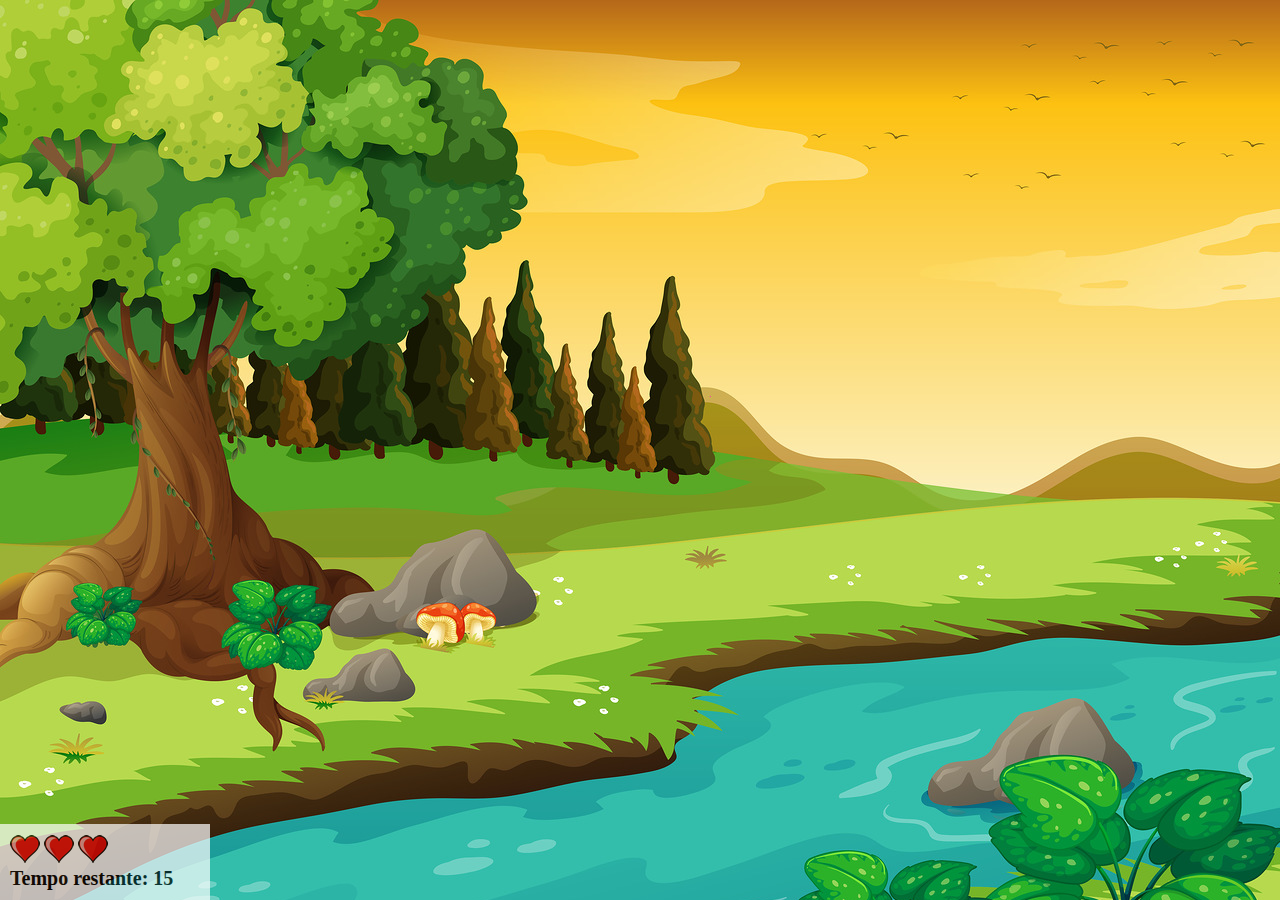
<file: index.html>
<!DOCTYPE html>
<html lang="pt-br">
<head>
    <meta charset="UTF-8">
    <meta http-equiv="X-UA-Compatible" content="IE=edge">
    <meta name="viewport" content="width=device-width, initial-scale=1.0">
    <title>APP - MATA MOSQUITO</title>
    <link rel="stylesheet" href="style.css">
    <script src="main.js"></script>

</head>
<body onresize="screenAdjust()">

    <div class="panel">
        <div class="life">
            <img id="life1" src="/assets/coracao_cheio.png">
            <img id="life2" src="/assets/coracao_cheio.png">
            <img id="life3" src="/assets/coracao_cheio.png">
        </div>

        <div class="stopwatch">
            Tempo restante: <span id="stopwatch"></span>
        </div>
    </div>

    
    <script>
        document.getElementById('stopwatch').innerHTML = time

        var newMosquito = setInterval(function() {
            randomPosition()
        }, newTimeMosquito)
    </script>
</body>
</html>
</file>
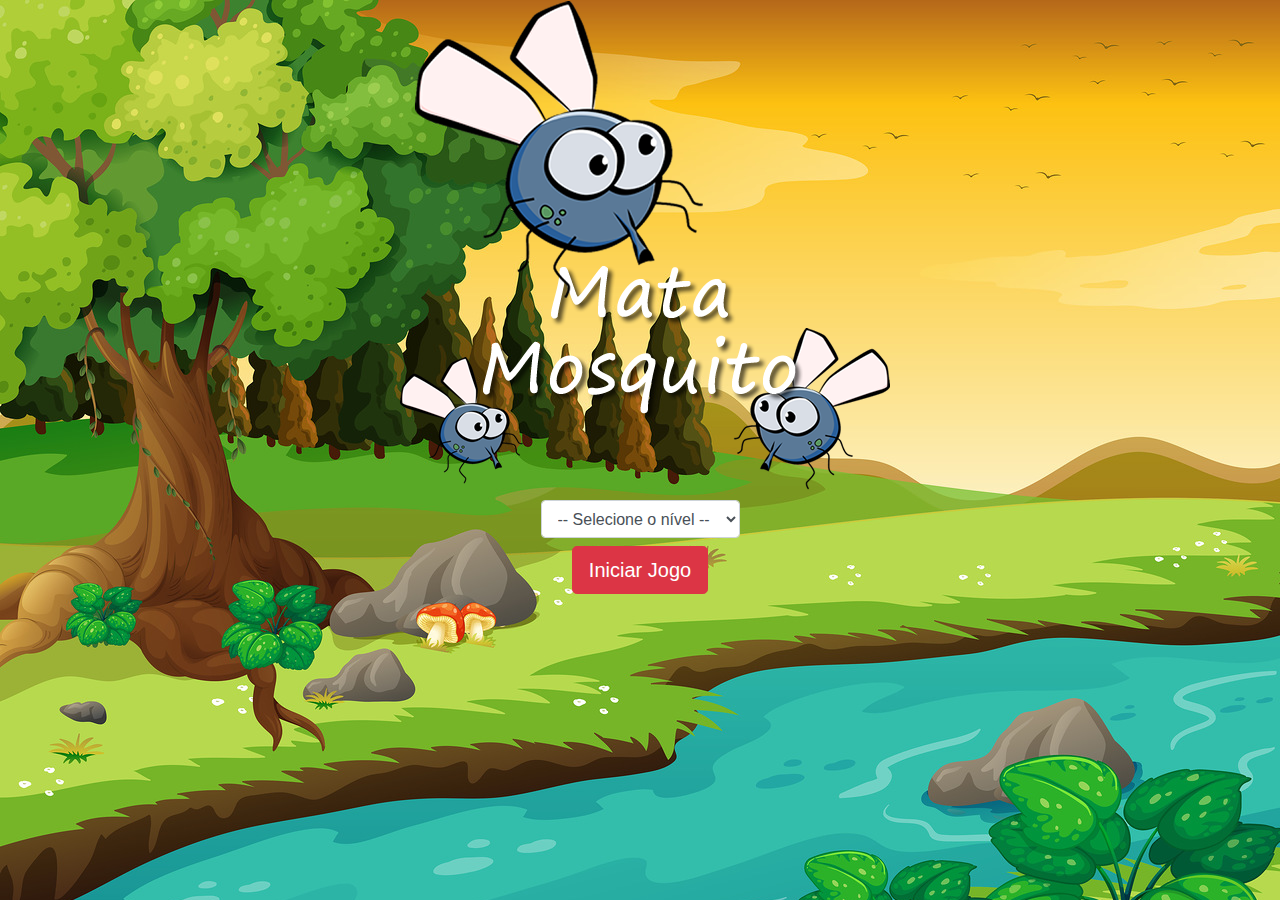
<file: difficulty.html>
<!doctype html>
<html lang="pt-br">
  <head>
    <title>Title</title>
    <!-- Required meta tags -->
    <meta charset="utf-8">
    <meta name="viewport" content="width=device-width, initial-scale=1, shrink-to-fit=no">

    <!-- Bootstrap CSS -->
    <link rel="stylesheet" href="https://stackpath.bootstrapcdn.com/bootstrap/4.3.1/css/bootstrap.min.css" integrity="sha384-ggOyR0iXCbMQv3Xipma34MD+dH/1fQ784/j6cY/iJTQUOhcWr7x9JvoRxT2MZw1T" crossorigin="anonymous">

    <!-- STYLES -->
    <link rel="stylesheet" href="style.css">

    <script>
        function startGame() {
            var level = document.getElementById('level').value

            if(level === '') {
                alert('Selecione um nível para iniciar o jogo')
                return false
            }
            window.location.href = 'index.html?' + level          
        }

    </script>

  </head>
  <body>
    <div class="container">

        <div class="row"> <!--IMAGE-->
            <div class="col d-flex justify-content-center">
                    <img src="/assets/game.png">
            </div>
        </div>

        <div class="row">
            <div class="col d-flex justify-content-center">
                <div class="mb-2">
                    <select class="form-control" id="level" >
                        <option value="">-- Selecione o nível --</option>
                        <option value="normal">Normal</option>
                        <option value="dificil">Difícil</option>
                        <option value="chucknorris">Chuck Norris</option>
                    </select>
                </div>
            </div>
        </div>

        <div class="row"> <!--BUTTON-->
            <div class="col d-flex justify-content-center">
                    <button 
                    type="button" 
                    class="btn btn-danger btn-lg"
                    onclick="startGame()">
                        Iniciar Jogo
                    </button>
                    <!-- O CODIGO onclick="window.location.href = 'index.html'" SERVIU PARA DAR A AÇÃO DE CLIQUE AO BOTÃO INICIAR, RETORNANDO À PAGINA DO JOGO!! -->
            </div>
        </div>
    </div>  

    <!-- Optional JavaScript -->
    <!-- jQuery first, then Popper.js, then Bootstrap JS -->
    <script src="https://code.jquery.com/jquery-3.3.1.slim.min.js" integrity="sha384-q8i/X+965DzO0rT7abK41JStQIAqVgRVzpbzo5smXKp4YfRvH+8abtTE1Pi6jizo" crossorigin="anonymous"></script>
    <script src="https://cdnjs.cloudflare.com/ajax/libs/popper.js/1.14.7/umd/popper.min.js" integrity="sha384-UO2eT0CpHqdSJQ6hJty5KVphtPhzWj9WO1clHTMGa3JDZwrnQq4sF86dIHNDz0W1" crossorigin="anonymous"></script>
    <script src="https://stackpath.bootstrapcdn.com/bootstrap/4.3.1/js/bootstrap.min.js" integrity="sha384-JjSmVgyd0p3pXB1rRibZUAYoIIy6OrQ6VrjIEaFf/nJGzIxFDsf4x0xIM+B07jRM" crossorigin="anonymous"></script>
  </body>
</html>
</file>
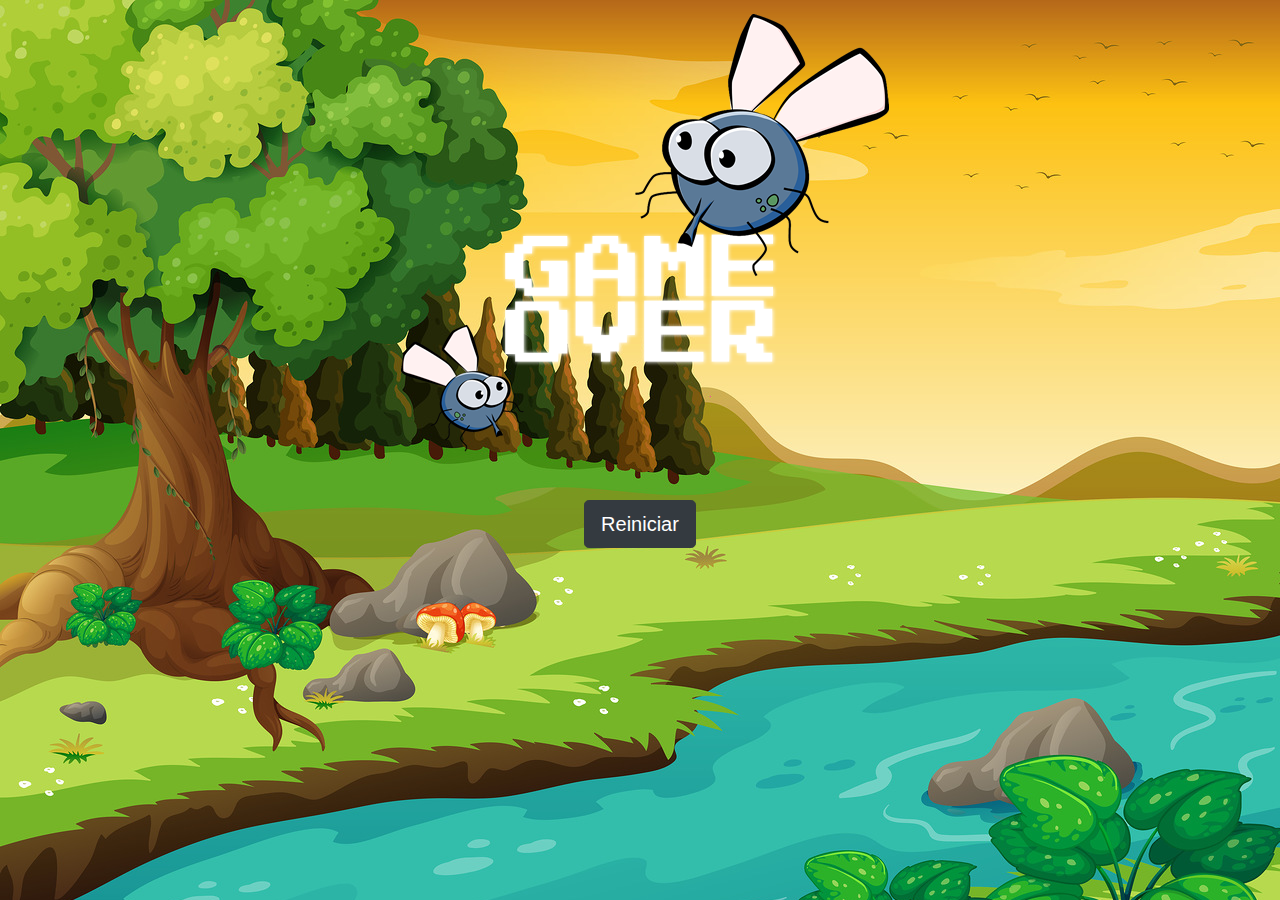
<file: game_over.html>
<!doctype html>
<html lang="pt-br>
  <head>
    <title>Title</title>
    <!-- Required meta tags -->
    <meta charset="utf-8">
    <meta name="viewport" content="width=device-width, initial-scale=1, shrink-to-fit=no">

    <!-- Bootstrap CSS -->
    <link rel="stylesheet" href="https://stackpath.bootstrapcdn.com/bootstrap/4.3.1/css/bootstrap.min.css" integrity="sha384-ggOyR0iXCbMQv3Xipma34MD+dH/1fQ784/j6cY/iJTQUOhcWr7x9JvoRxT2MZw1T" crossorigin="anonymous">

    <!-- STYLES -->
    <link rel="stylesheet" href="style.css">

  </head>
  <body>
    <div class="container">

        <div class="row"> <!--IMAGE-->
            <div class="col d-flex justify-content-center">
                    <img src="/assets/game_over.png">
            </div>
        </div>

        <div class="row"> <!--BUTTON-->
            <div class="col d-flex justify-content-center">
                    <button 
                    type="button" 
                    class="btn btn-dark btn-lg"
                    onclick="window.location.href = 'difficulty.html'">
                        Reiniciar
                    </button>
                    <!-- O CODIGO onclick="window.location.href = 'index.html'" SERVIU PARA DAR A AÇÃO DE CLIQUE AO BOTÃO INICIAR, RETORNANDO À PAGINA DO JOGO!! -->
            </div>
        </div>
    </div>  











    <!-- Optional JavaScript -->
    <!-- jQuery first, then Popper.js, then Bootstrap JS -->
    <script src="https://code.jquery.com/jquery-3.3.1.slim.min.js" integrity="sha384-q8i/X+965DzO0rT7abK41JStQIAqVgRVzpbzo5smXKp4YfRvH+8abtTE1Pi6jizo" crossorigin="anonymous"></script>
    <script src="https://cdnjs.cloudflare.com/ajax/libs/popper.js/1.14.7/umd/popper.min.js" integrity="sha384-UO2eT0CpHqdSJQ6hJty5KVphtPhzWj9WO1clHTMGa3JDZwrnQq4sF86dIHNDz0W1" crossorigin="anonymous"></script>
    <script src="https://stackpath.bootstrapcdn.com/bootstrap/4.3.1/js/bootstrap.min.js" integrity="sha384-JjSmVgyd0p3pXB1rRibZUAYoIIy6OrQ6VrjIEaFf/nJGzIxFDsf4x0xIM+B07jRM" crossorigin="anonymous"></script>
  </body>
</html>
</file>
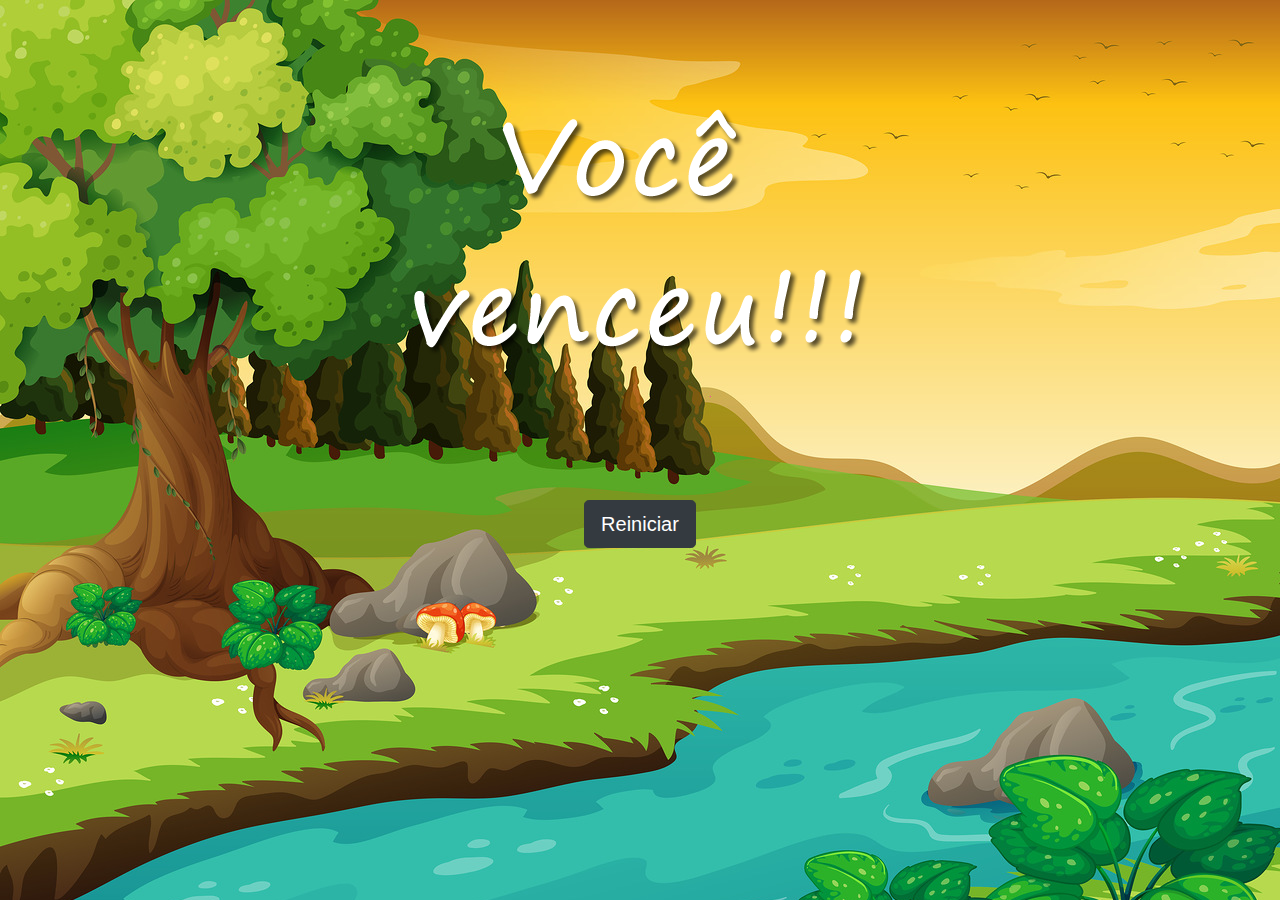
<file: you_win.html>
<!doctype html>
<html lang="pt-br>
  <head>
    <title>Title</title>
    <!-- Required meta tags -->
    <meta charset="utf-8">
    <meta name="viewport" content="width=device-width, initial-scale=1, shrink-to-fit=no">

    <!-- Bootstrap CSS -->
    <link rel="stylesheet" href="https://stackpath.bootstrapcdn.com/bootstrap/4.3.1/css/bootstrap.min.css" integrity="sha384-ggOyR0iXCbMQv3Xipma34MD+dH/1fQ784/j6cY/iJTQUOhcWr7x9JvoRxT2MZw1T" crossorigin="anonymous">

    <!-- STYLES -->
    <link rel="stylesheet" href="style.css">

  </head>
  <body>
    <div class="container">

        <div class="row"> <!--IMAGE-->
            <div class="col d-flex justify-content-center">
                    <img src="/assets/vitoria.png">
            </div>
        </div>

        <div class="row"> <!--BUTTON-->
            <div class="col d-flex justify-content-center">
                    <button 
                    type="button" 
                    class="btn btn-dark btn-lg"
                    onclick="window.location.href = 'difficulty.html'">
                        Reiniciar
                    </button>
                    <!-- O CODIGO onclick="window.location.href = 'index.html'" SERVIU PARA DAR A AÇÃO DE CLIQUE AO BOTÃO INICIAR, RETORNANDO À PAGINA DO JOGO!! -->
            </div>
        </div>
    </div>  

    <!-- Optional JavaScript -->
    <!-- jQuery first, then Popper.js, then Bootstrap JS -->
    <script src="https://code.jquery.com/jquery-3.3.1.slim.min.js" integrity="sha384-q8i/X+965DzO0rT7abK41JStQIAqVgRVzpbzo5smXKp4YfRvH+8abtTE1Pi6jizo" crossorigin="anonymous"></script>
    <script src="https://cdnjs.cloudflare.com/ajax/libs/popper.js/1.14.7/umd/popper.min.js" integrity="sha384-UO2eT0CpHqdSJQ6hJty5KVphtPhzWj9WO1clHTMGa3JDZwrnQq4sF86dIHNDz0W1" crossorigin="anonymous"></script>
    <script src="https://stackpath.bootstrapcdn.com/bootstrap/4.3.1/js/bootstrap.min.js" integrity="sha384-JjSmVgyd0p3pXB1rRibZUAYoIIy6OrQ6VrjIEaFf/nJGzIxFDsf4x0xIM+B07jRM" crossorigin="anonymous"></script>
  </body>
</html>
</file>
<file: style.css>
html {
    cursor: url(/assets/mata_mosca.png) 30 30, auto;
}

body {
    background-image: url(/assets/bg.jpg);
    background-repeat: no-repeat;
    background-size: 100%;
}

.mosquito1 {
    width: 50px;
    height: 50px;
}

.mosquito2 {
    width: 70px;
    height: 70px;
}

.mosquito3 {
    width: 90px;
    height: 90px;
}

.Bside {
    transform: scaleX(-1);
}

.panel {
    position: absolute;
    width: 190px;
    padding: 10px;
    bottom: 0;
    left: 0;
    border-top: solid 1px #fff;
    background-color: #fff;
    opacity: 0.7;
}

.life {
    float: left;
}

.stopwatch {
    float: left;
    font-size: 20px;
    font-weight: bold;
}
</file>
